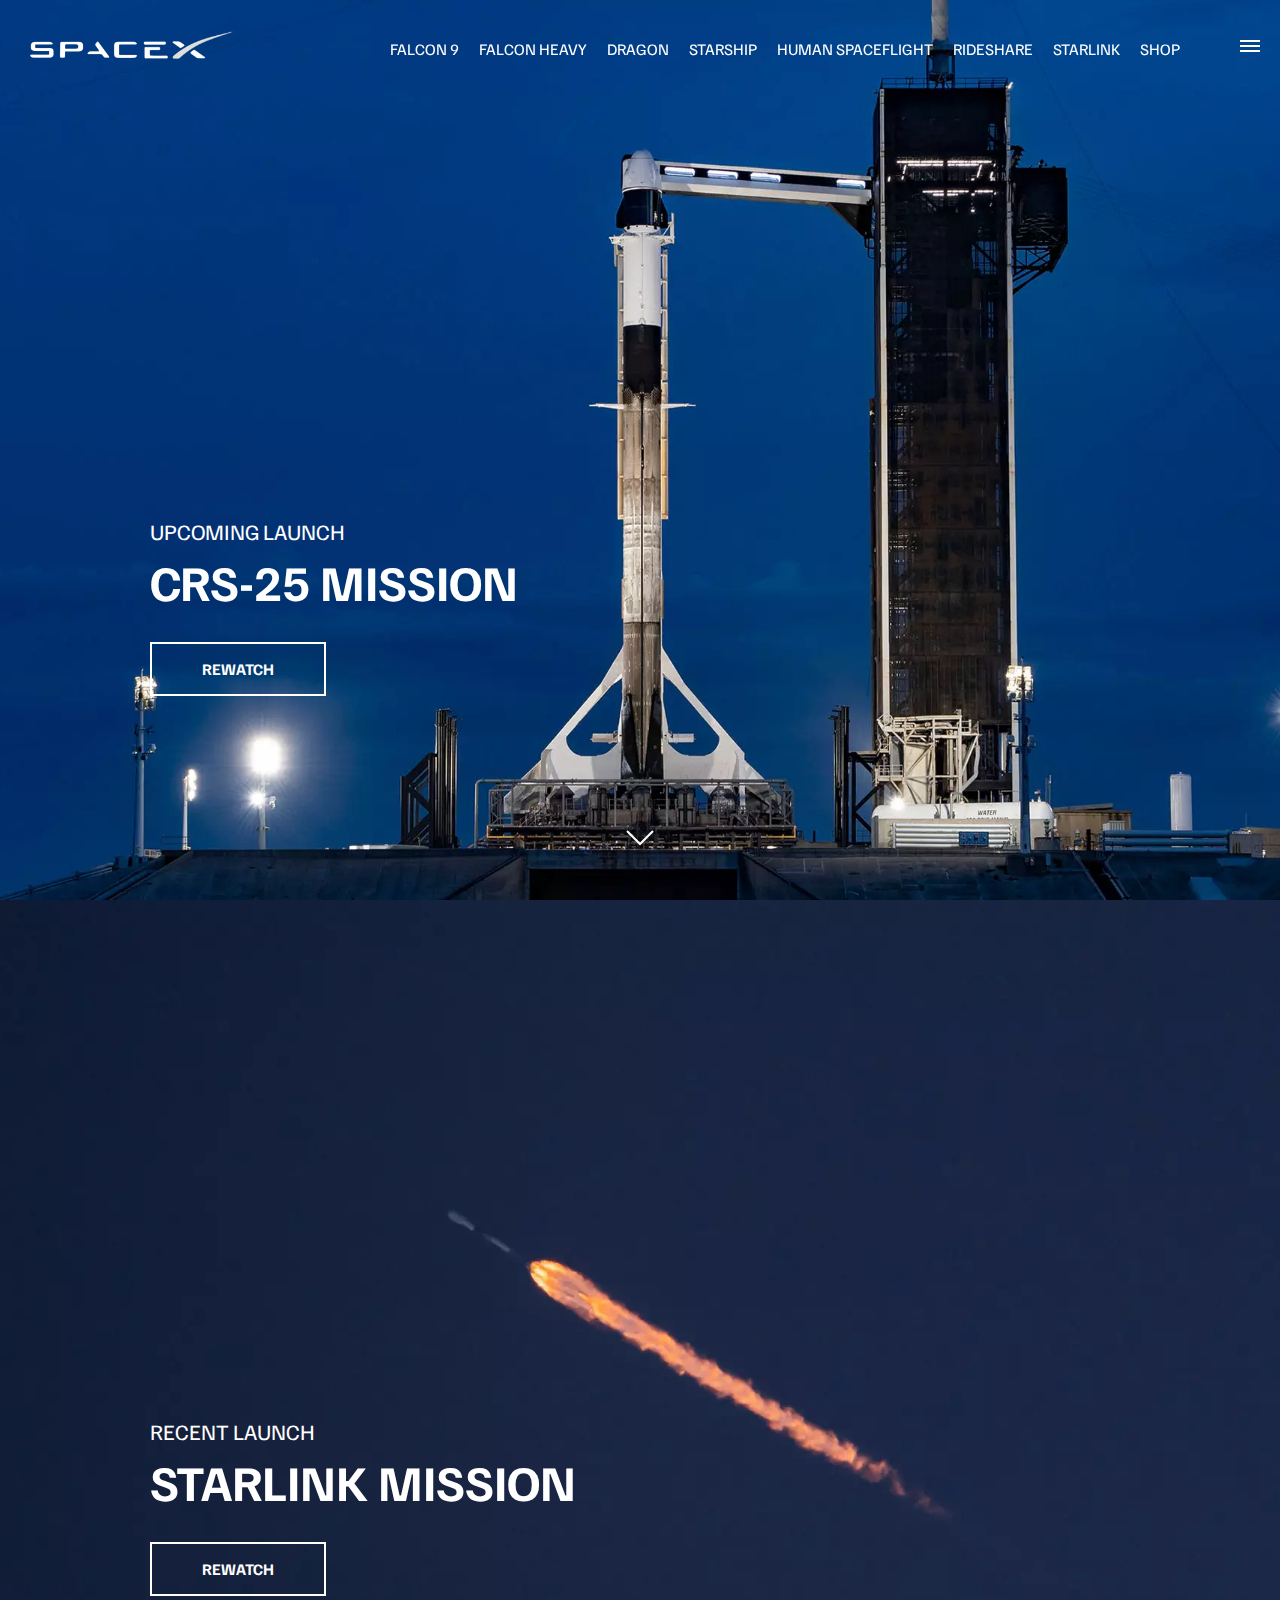
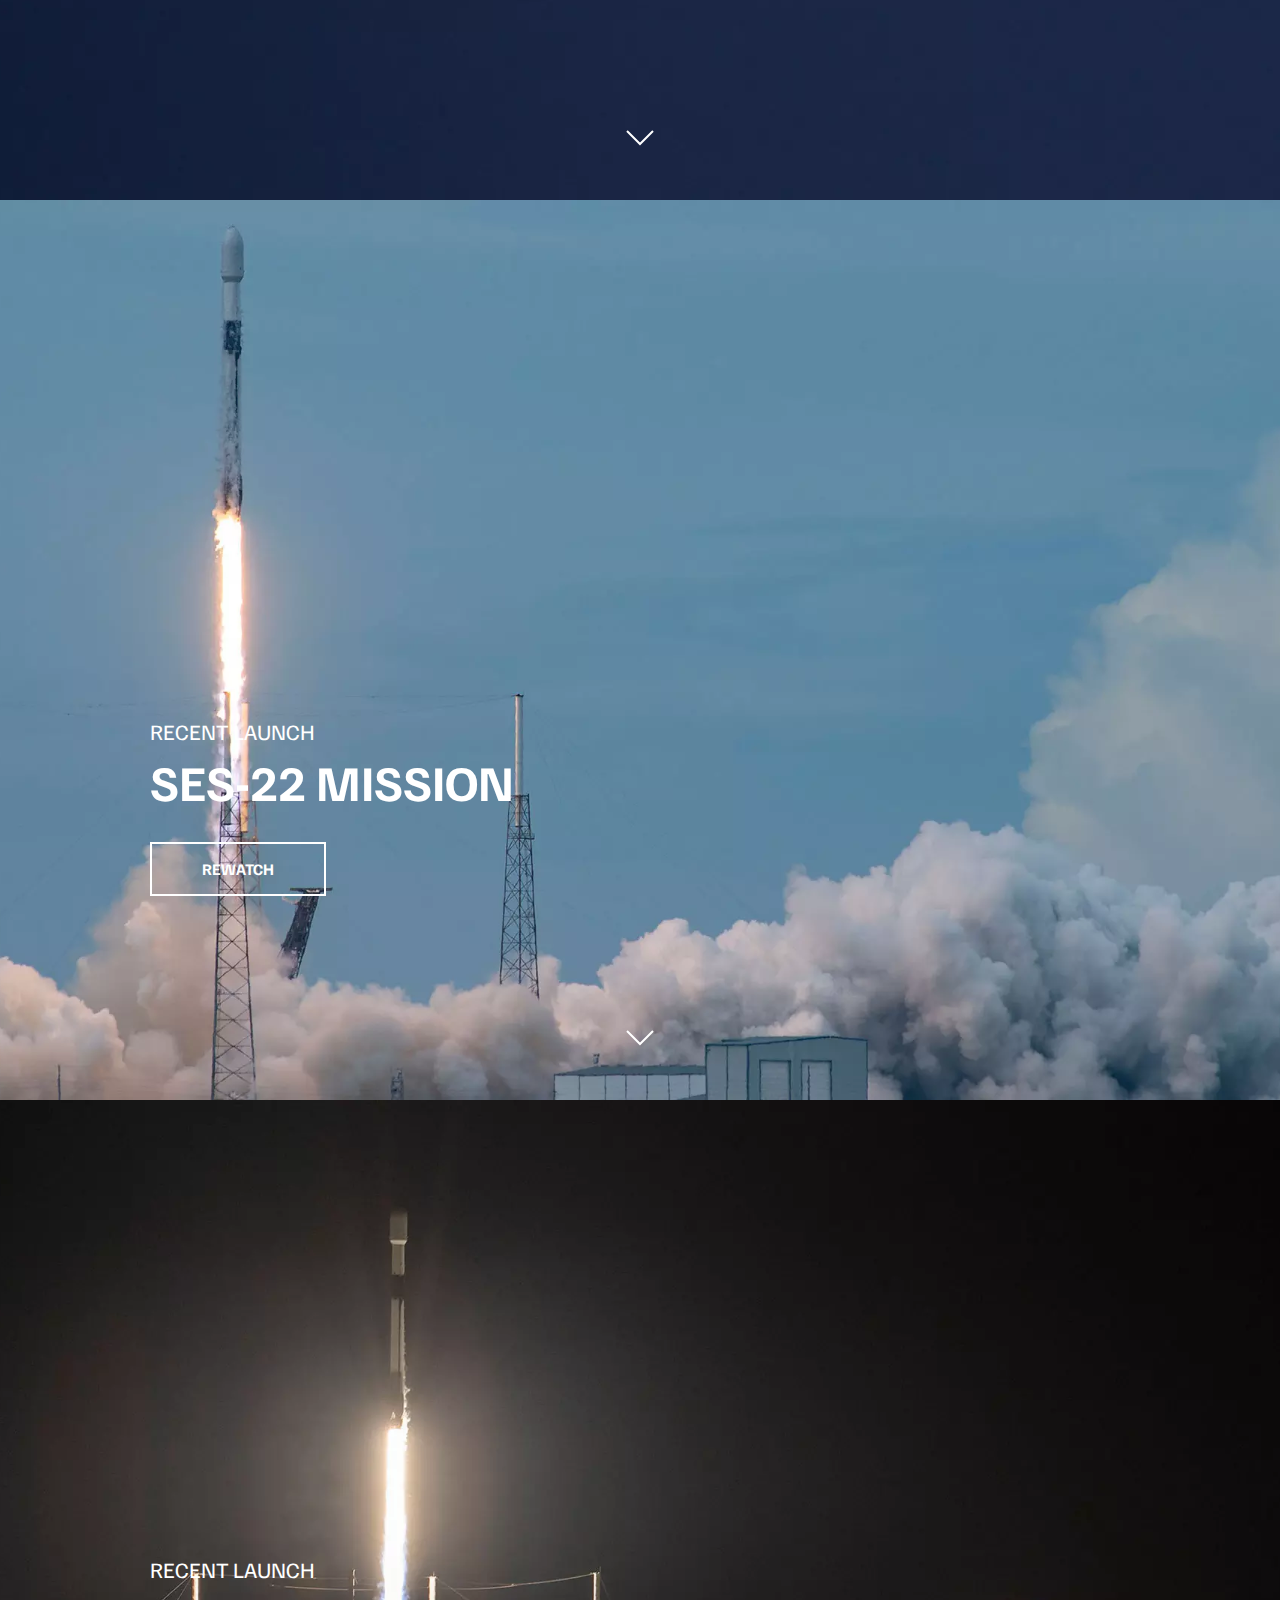
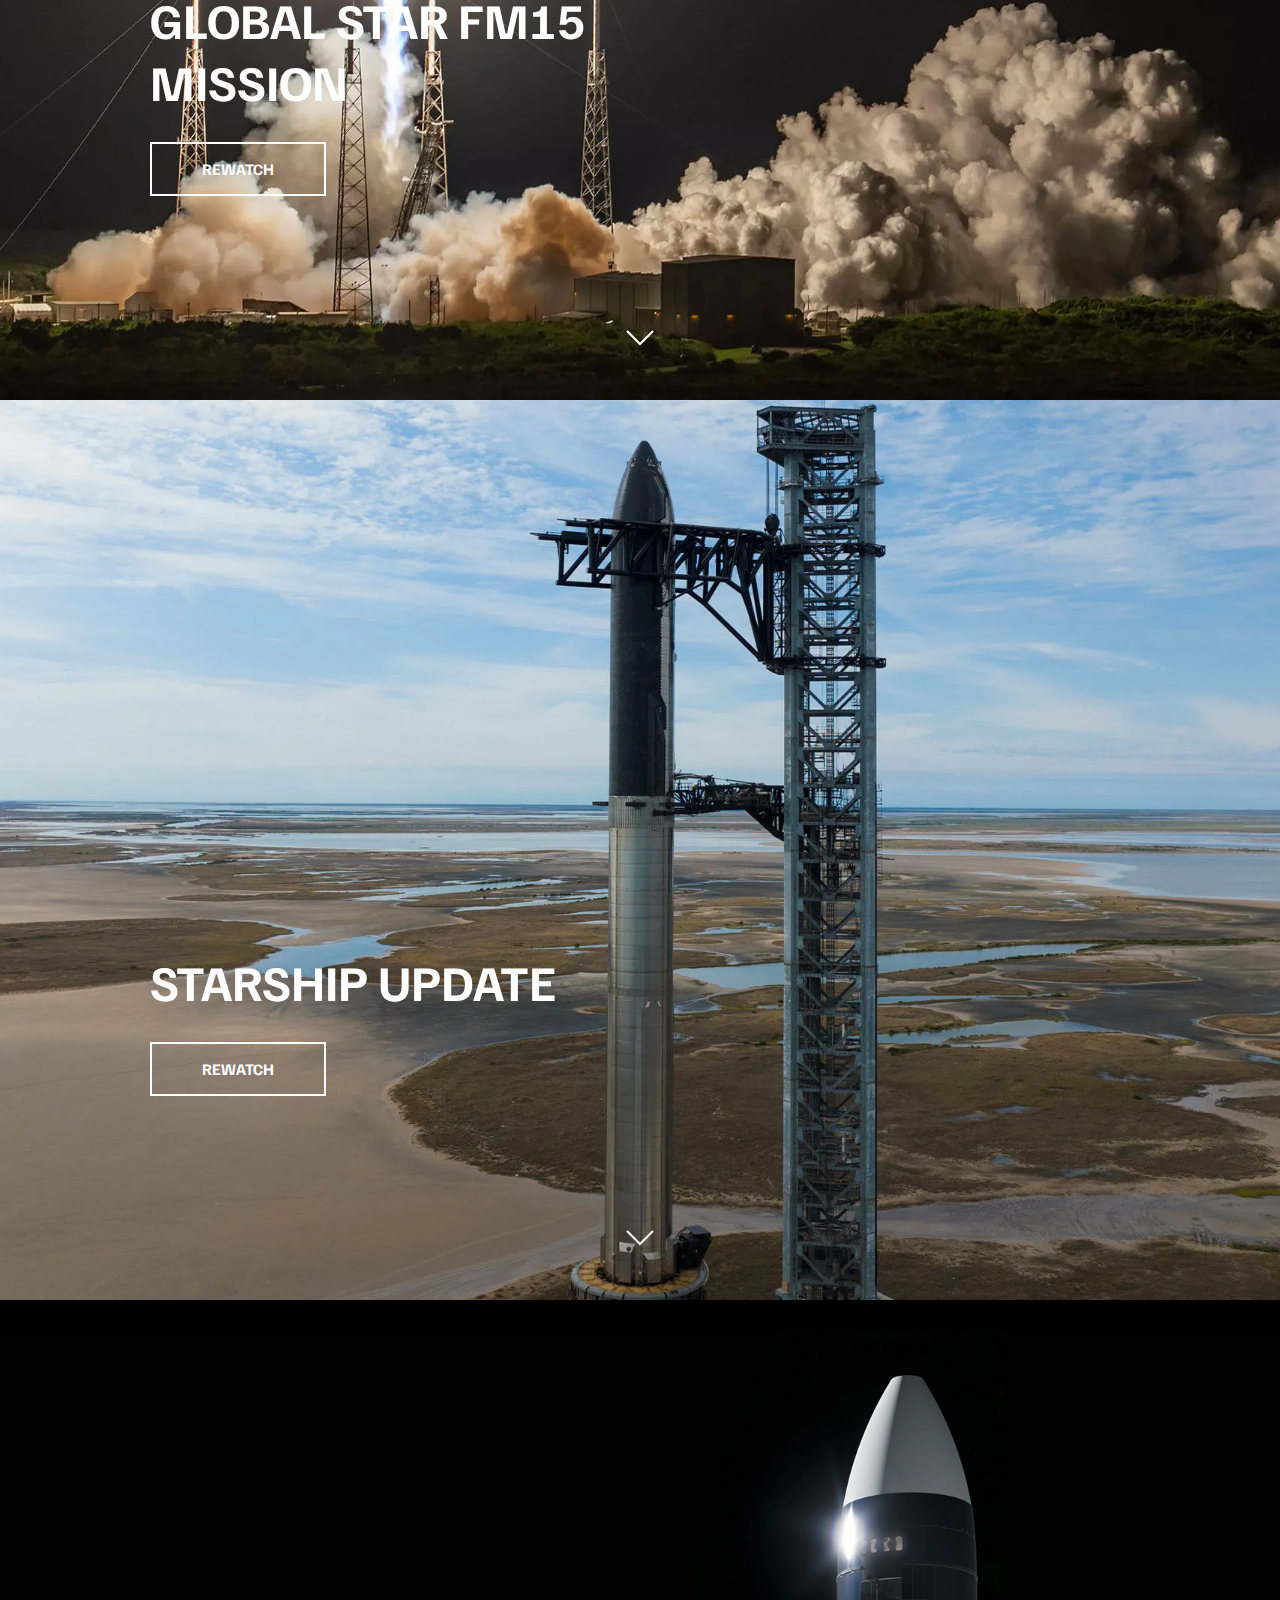
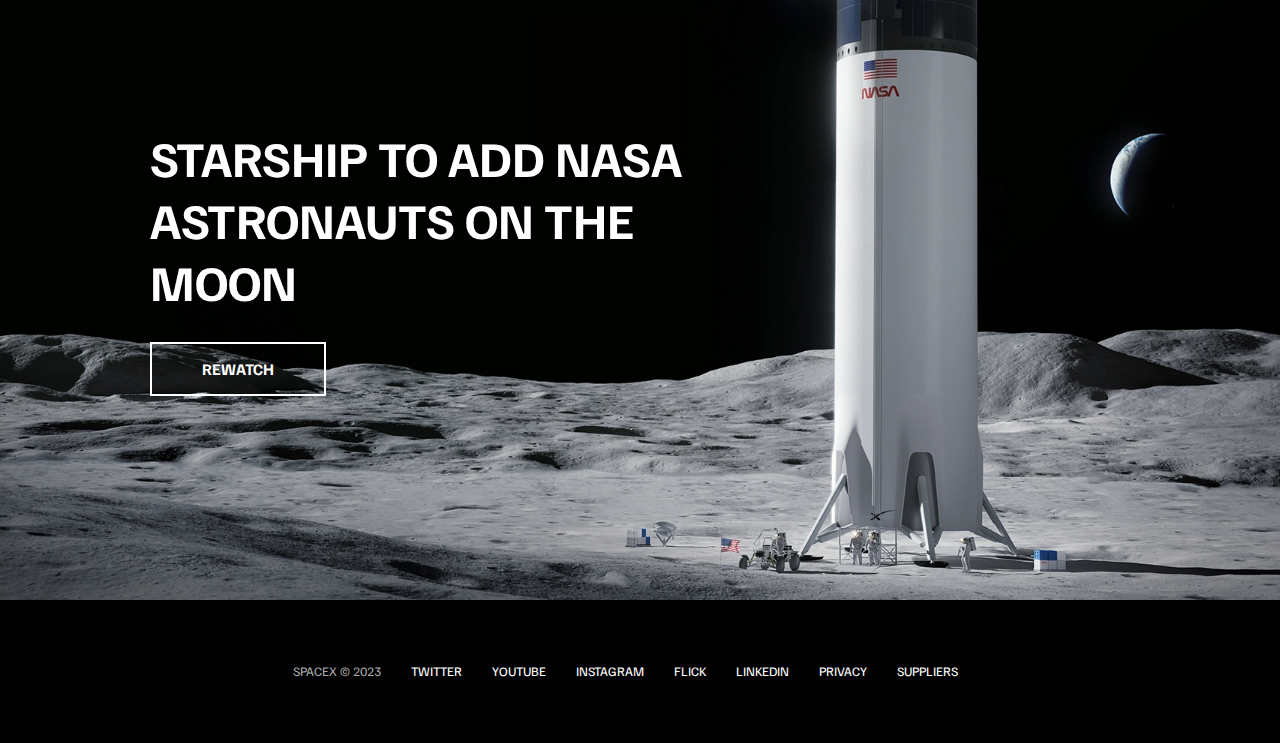
<file: index.html>
<!DOCTYPE html>
<html lang="en">
  <head>
    <meta charset="UTF-8" />
    <meta http-equiv="X-UA-Compatible" content="IE=edge" />
    <meta name="viewport" content="width=device-width, initial-scale=1.0" />
    <link rel="stylesheet" href="style.css" />
    <link rel="icon" type="image/x-icon" href="favicon.ico">
    <title>SpaceX</title>
  </head>
  <body>
    <div id="overlay"></div>
    <div id="mobile-menu" class="mobile-main-menu">
      <ul>
        <li><a href="#">Mission</a></li>
        <li><a href="#">Launches</a></li>
        <li><a href="#">Carrers</a></li>
        <li><a href="#">Updates</a></li>
        <li><a href="#">Shop</a></li>

        <li class="mobile-only"><a href="falcon9.html">Falcon 9</a></li>
        <li class="mobile-only"><a href="falcon-heavy.html">Falcon Heavy</a></li>
        <li class="mobile-only"><a href="dragon.html">Dragon </a></li>
        <li class="mobile-only"><a href="#">Starship</a></li>
        <li class="mobile-only"><a href="#">Human Spaceflight</a></li>
        <li class="mobile-only"><a href="#">Rideshare</a></li>
        <li class="mobile-only"><a href="#">Starlink</a></li>
        <li class="mobile-only"><a href="#">Shop</a></li>
      </ul>
    </div>
    <header class="main-header">
      <div class="logo">
        <a href="index.html">
          <img src="img/logo.png" alt="SpaceX" />
        </a>
      </div>
      <nav class="desktop-main-menu">
        <ul>
          <li><a href="falcon9.html">Falcon 9</a></li>
          <li><a href="falcon-heavy.html">Falcon Heavy</a></li>
          <li><a href="dragon.html">Dragon </a></li>
          <li><a href="#">Starship</a></li>
          <li><a href="#">Human Spaceflight</a></li>
          <li><a href="#">Rideshare</a></li>
          <li><a href="#">Starlink</a></li>
          <li><a href="#">Shop</a></li>
        </ul>
      </nav>
    </header>

    <!-- Hamburger Menu -->
    <button id="menu-btn" class="hamburger " type="button">
      <span class="hamburger-top"></span>
      <span class="hamburger-middle"></span>
      <span class="hamburger-bottom"></span>
    </button>

    <!-- Section A -->
    <section class="section-a">
      <div class="section-inner">
        <h4>Upcoming Launch</h4>
        <h2>CRS-25 Mission</h2>
        <a href="#" class="btn">
          <div class="hover"></div>
          <span>Rewatch</span>
        </a>
      </div>
      <div class="scroll-arrow">
        <svg width="30px" height="20px">
          <path
            stroke="#ffffff"
            fill="none"
            stroke-width="2px"
            d="M2.000,5.000 L15.000,18.000 L28.000,5.000 "
          ></path>
        </svg>
      </div>
    </section>


    <!-- Section B -->
    <section class="section-b">
      <div class="section-inner">
        <h4>Recent Launch</h4>
        <h2>Starlink Mission</h2>
        <a href="#" class="btn">
          <div class="hover"></div>
          <span>Rewatch</span>
        </a>
      </div>
      <div class="scroll-arrow">
        <svg width="30px" height="20px">
          <path
            stroke="#ffffff"
            fill="none"
            stroke-width="2px"
            d="M2.000,5.000 L15.000,18.000 L28.000,5.000 "
          ></path>
        </svg>
      </div>
    </section>


    <!-- Section C -->
    <section class="section-c">
      <div class="section-inner">
        <h4>Recent Launch</h4>
        <h2>SES-22 Mission</h2>
        <a href="#" class="btn">
          <div class="hover"></div>
          <span>Rewatch</span>
        </a>
      </div>
      <div class="scroll-arrow">
        <svg width="30px" height="20px">
          <path
            stroke="#ffffff"
            fill="none"
            stroke-width="2px"
            d="M2.000,5.000 L15.000,18.000 L28.000,5.000 "
          ></path>
        </svg>
      </div>
    </section>


    <!-- Section D -->
    <section class="section-d">
      <div class="section-inner">
        <h4>Recent Launch</h4>
        <h2>Global Star FM15 Mission</h2>
        <a href="#" class="btn">
          <div class="hover"></div>
          <span>Rewatch</span>
        </a>
      </div>
      <div class="scroll-arrow">
        <svg width="30px" height="20px">
          <path
            stroke="#ffffff"
            fill="none"
            stroke-width="2px"
            d="M2.000,5.000 L15.000,18.000 L28.000,5.000 "
          ></path>
        </svg>
      </div>
    </section>


    <!-- Section E -->
    <section class="section-e">
      <div class="section-inner">  
        <h2>Starship Update </h2>
        <a href="#" class="btn">
          <div class="hover"></div>
          <span>Rewatch</span>
        </a>
      </div>
      <div class="scroll-arrow">
        <svg width="30px" height="20px">
          <path
            stroke="#ffffff"
            fill="none"
            stroke-width="2px"
            d="M2.000,5.000 L15.000,18.000 L28.000,5.000 "
          ></path>
        </svg>
      </div>
    </section>

    <!-- Section F -->
    <section class="section-f">
      <div class="section-inner">  
        <h2>Starship to add NASA astronauts on the moon</h2>
        <a href="#" class="btn">
          <div class="hover"></div>
          <span>Rewatch</span>
        </a>
      </div>
    </section>

    <!-- FOOTER -->
    <footer>
      <ul>
        <li>SpaceX &copy; 2023</li>
        <li><a href="#">Twitter</a></li>
        <li><a href="#">Youtube</a></li>
        <li><a href="#">Instagram</a></li>
        <li><a href="#">Flick</a></li>
        <li><a href="#">LinkedIn</a></li>
        <li><a href="#">Privacy</a></li>
        <li><a href="#">Suppliers</a></li>
      </ul>
    </footer>

    <script src="index.js"></script>
  </body>
</html>
</file>
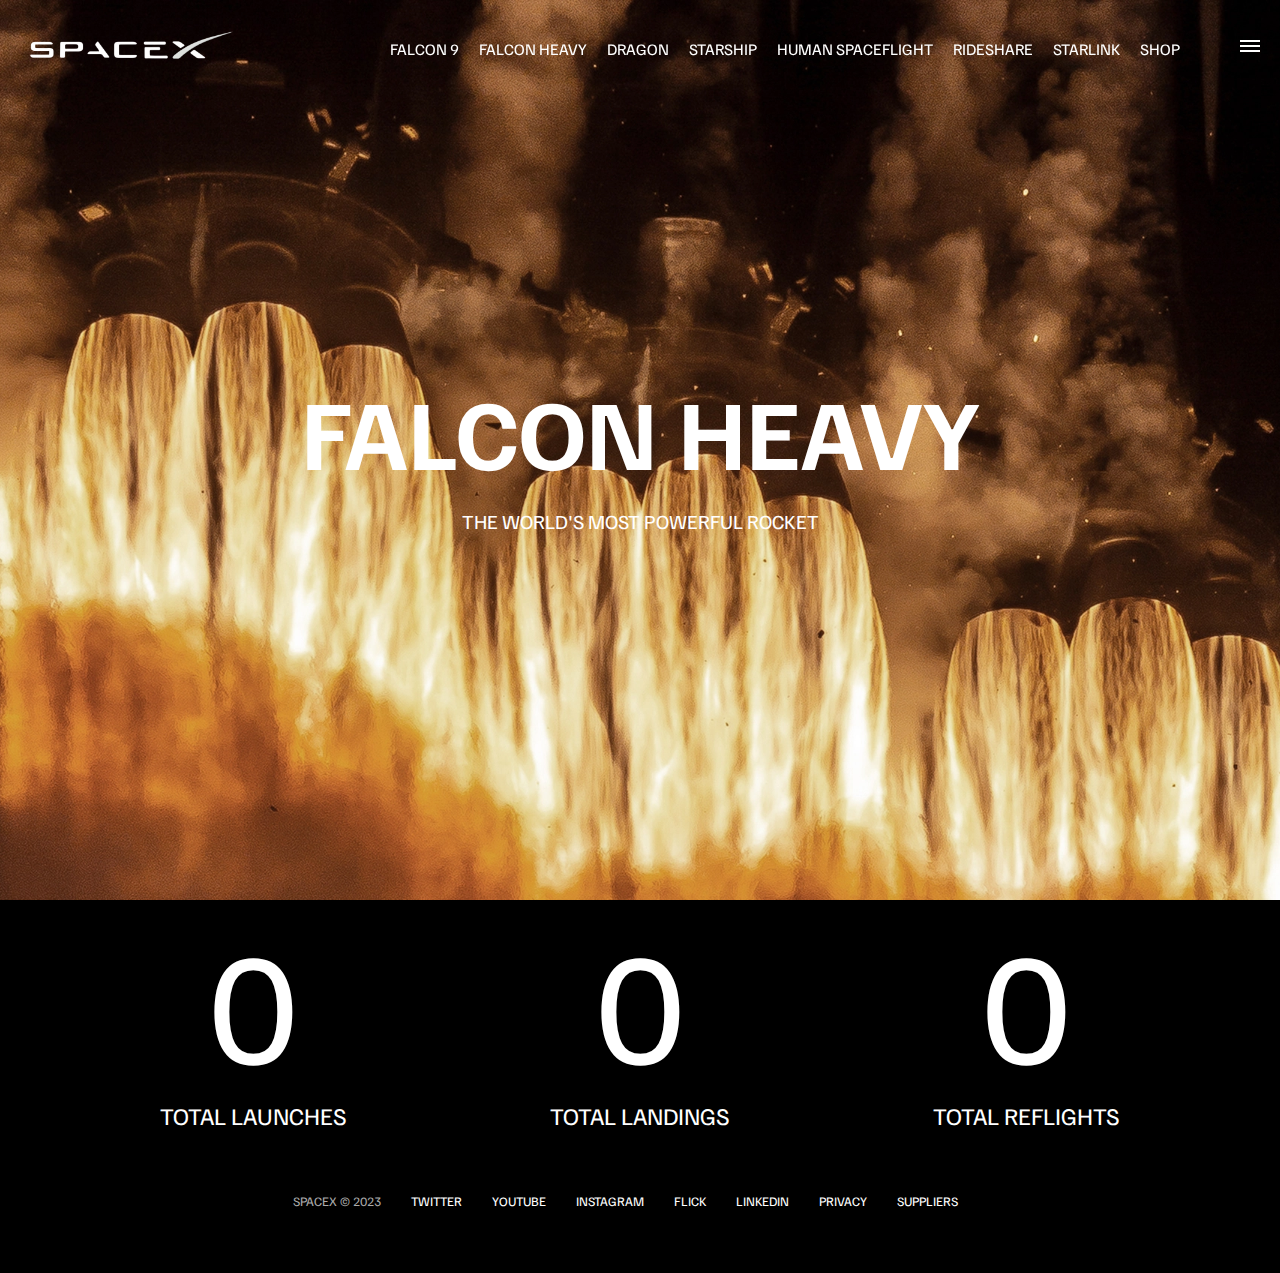
<file: falcon-heavy.html>
<!DOCTYPE html>
<html lang="en">
  <head>
    <meta charset="UTF-8" />
    <meta http-equiv="X-UA-Compatible" content="IE=edge" />
    <meta name="viewport" content="width=device-width, initial-scale=1.0" />
    <link rel="stylesheet" href="style.css" />
    <title>SpaceX - falcon-heavy</title>
  </head>
  <body>
    <div id="overlay"></div>
    <div id="mobile-menu" class="mobile-main-menu">
      <ul>
        <li><a href="#">Mission</a></li>
        <li><a href="#">Launches</a></li>
        <li><a href="#">Carrers</a></li>
        <li><a href="#">Updates</a></li>
        <li><a href="#">Shop</a></li>

        <li class="mobile-only"><a href="falcon9.html">Falcon 9</a></li>
        <li class="mobile-only"><a href="falcon-heavy.html">Falcon Heavy</a></li>
        <li class="mobile-only"><a href="dragon.html">Dragon </a></li>
        <li class="mobile-only"><a href="#">Starship</a></li>
        <li class="mobile-only"><a href="#">Human Spaceflight</a></li>
        <li class="mobile-only"><a href="#">Rideshare</a></li>
        <li class="mobile-only"><a href="#">Starlink</a></li>
        <li class="mobile-only"><a href="#">Shop</a></li>
      </ul>
    </div>
    <header class="main-header">
      <div class="logo">
        <a href="index.html">
          <img src="img/logo.png" alt="SpaceX" />
        </a>
      </div>
      <nav class="desktop-main-menu">
        <ul>
          <li><a href="falcon9.html">Falcon 9</a></li>
          <li><a href="falcon-heavy.html">Falcon Heavy</a></li>
          <li><a href="dragon.html">Dragon </a></li>
          <li><a href="#">Starship</a></li>
          <li><a href="#">Human Spaceflight</a></li>
          <li><a href="#">Rideshare</a></li>
          <li><a href="#">Starlink</a></li>
          <li><a href="#">Shop</a></li>
        </ul>
      </nav>
    </header>

    <!-- Hamburger Menu -->
    <button id="menu-btn" class="hamburger " type="button">
      <span class="hamburger-top"></span>
      <span class="hamburger-middle"></span>
      <span class="hamburger-bottom"></span>
    </button>

    <section class="section-animate bg-falcon-heavy">
    </section>
    <div class="section-inner-center">
        <h3>Falcon Heavy</h3>
        <p>the world's most powerful rocket</p>
    </div>

    <div class="stats">
        <div>
            <span class="counter" data-target="209">0</span>
            <h4>Total Launches</h4>
        </div>
        <div>
            <span class="counter" data-target="167">0</span>
            <h4>Total Landings</h4>
        </div>
        <div>
            <span class="counter" data-target="144">0</span>
            <h4>Total Reflights</h4>
        </div>
    </div>

    <!-- FOOTER -->
    <footer>
      <ul>
        <li>SpaceX &copy; 2023</li>
        <li><a href="#">Twitter</a></li>
        <li><a href="#">Youtube</a></li>
        <li><a href="#">Instagram</a></li>
        <li><a href="#">Flick</a></li>
        <li><a href="#">LinkedIn</a></li>
        <li><a href="#">Privacy</a></li>
        <li><a href="#">Suppliers</a></li>
      </ul>
    </footer>

    <script src="index.js"></script>
  </body>
</html>
</file>
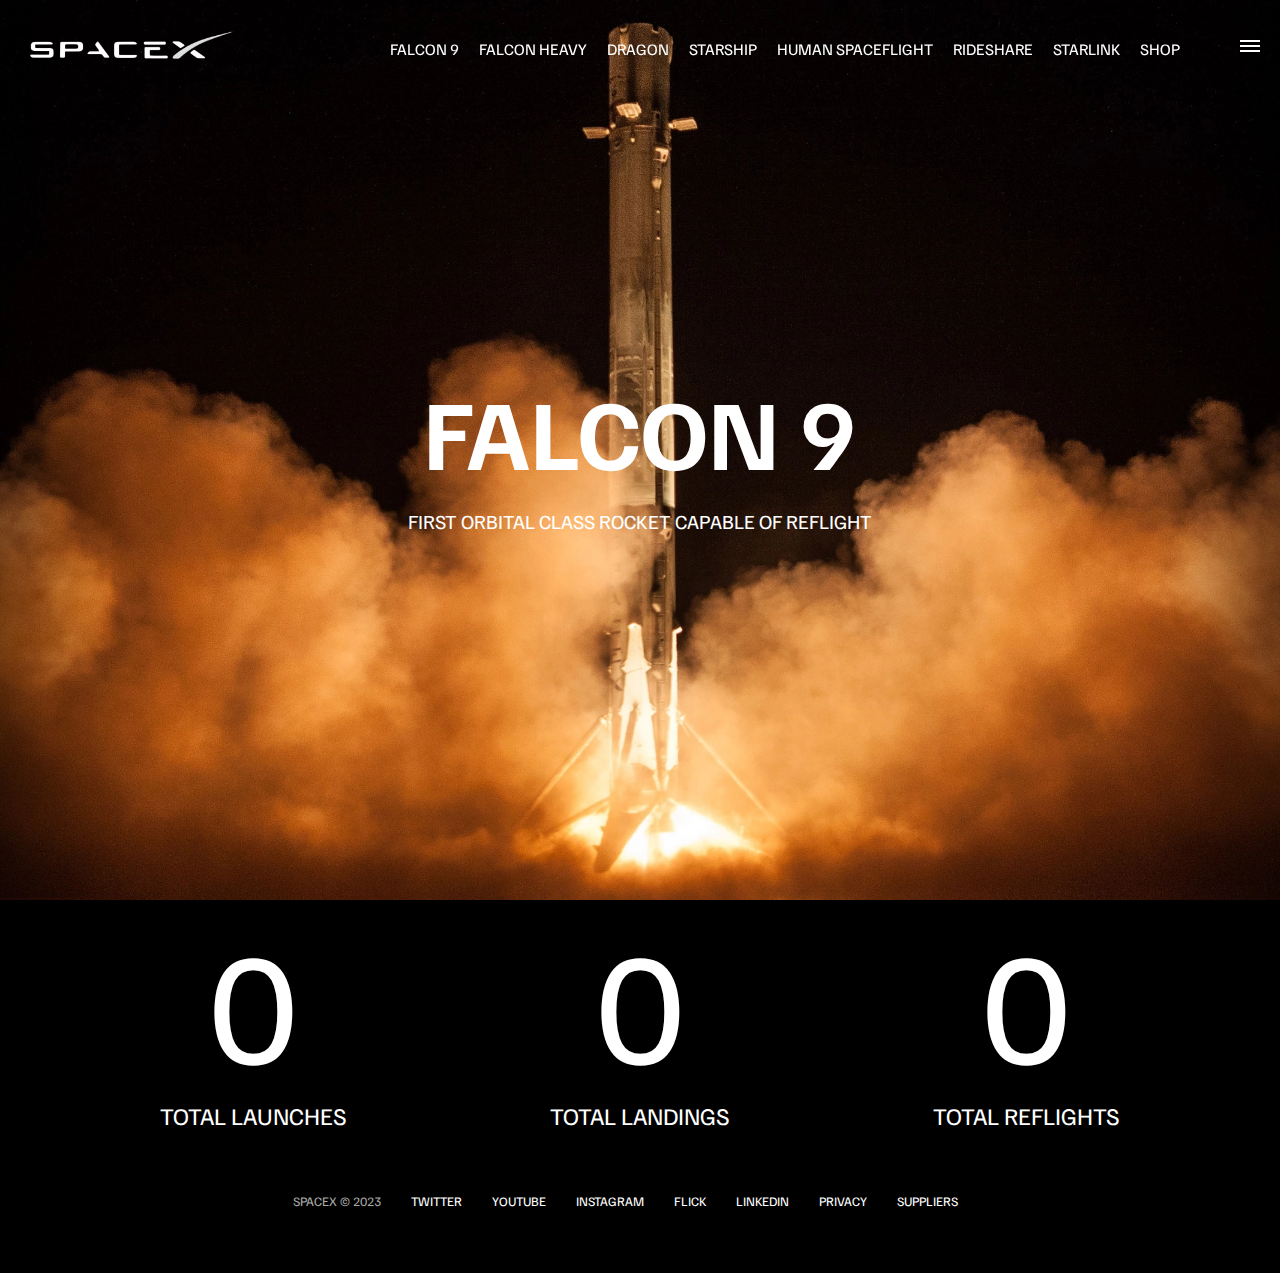
<file: falcon9.html>
<!DOCTYPE html>
<html lang="en">
  <head>
    <meta charset="UTF-8" />
    <meta http-equiv="X-UA-Compatible" content="IE=edge" />
    <meta name="viewport" content="width=device-width, initial-scale=1.0" />
    <link rel="stylesheet" href="style.css" />
    <title>SpaceX - falcon9</title>
  </head>
  <body>
    <div id="overlay"></div>
    <div id="mobile-menu" class="mobile-main-menu">
      <ul>
        <li><a href="#">Mission</a></li>
        <li><a href="#">Launches</a></li>
        <li><a href="#">Carrers</a></li>
        <li><a href="#">Updates</a></li>
        <li><a href="#">Shop</a></li>

        <li class="mobile-only"><a href="falcon9.html">Falcon 9</a></li>
        <li class="mobile-only"><a href="falcon-heavy.html">Falcon Heavy</a></li>
        <li class="mobile-only"><a href="dragon.html">Dragon </a></li>
        <li class="mobile-only"><a href="#">Starship</a></li>
        <li class="mobile-only"><a href="#">Human Spaceflight</a></li>
        <li class="mobile-only"><a href="#">Rideshare</a></li>
        <li class="mobile-only"><a href="#">Starlink</a></li>
        <li class="mobile-only"><a href="#">Shop</a></li>
      </ul>
    </div>
    <header class="main-header">
      <div class="logo">
        <a href="index.html">
          <img src="img/logo.png" alt="SpaceX" />
        </a>
      </div>
      <nav class="desktop-main-menu">
        <ul>
          <li><a href="falcon9.html">Falcon 9</a></li>
          <li><a href="falcon-heavy.html">Falcon Heavy</a></li>
          <li><a href="dragon.html">Dragon </a></li>
          <li><a href="#">Starship</a></li>
          <li><a href="#">Human Spaceflight</a></li>
          <li><a href="#">Rideshare</a></li>
          <li><a href="#">Starlink</a></li>
          <li><a href="#">Shop</a></li>
        </ul>
      </nav>
    </header>

    <!-- Hamburger Menu -->
    <button id="menu-btn" class="hamburger " type="button">
      <span class="hamburger-top"></span>
      <span class="hamburger-middle"></span>
      <span class="hamburger-bottom"></span>
    </button>

    <section class="section-animate bg-falcon-9">
    </section>
    <div class="section-inner-center">
        <h3>Falcon 9</h3>
        <p>First orbital class rocket capable of reflight </p>
    </div>

    <div class="stats">
        <div>
            <span class="counter" data-target="209">0</span>
            <h4>Total Launches</h4>
        </div>
        <div>
            <span class="counter" data-target="167">0</span>
            <h4>Total Landings</h4>
        </div>
        <div>
            <span class="counter" data-target="144">0</span>
            <h4>Total Reflights</h4>
        </div>
    </div>

    <!-- FOOTER -->
    <footer>
      <ul>
        <li>SpaceX &copy; 2023</li>
        <li><a href="#">Twitter</a></li>
        <li><a href="#">Youtube</a></li>
        <li><a href="#">Instagram</a></li>
        <li><a href="#">Flick</a></li>
        <li><a href="#">LinkedIn</a></li>
        <li><a href="#">Privacy</a></li>
        <li><a href="#">Suppliers</a></li>
      </ul>
    </footer>

    <script src="index.js"></script>
  </body>
</html>
</file>
<file: style.css>
@import url("https://fonts.googleapis.com/css2?family=Familjen+Grotesk:wght@400;600;700&display=swap");

*,
*::before,
*::after {
  padding: 0;
  margin: 0;
  box-sizing: border-box;
}

body {
  font-family: "Familjen Grotesk", sans-serif;
  background: #000;
  color: #fff;
}

a {
    text-decoration: none;
    color: #fff;
}

ul {
    list-style: none;
}

/* HEADER/NAVBAR */
.main-header {
  position: fixed;
  top: 0;
  left: 0;
  width: 100%;
  z-index: 3;
  display: flex;
  justify-content: space-between;
  align-items: center;
  text-transform: uppercase;
  height: 100px;
  padding: 0 30px;
}

/* LOGO */
.logo {
  width: 210px;
  height: auto;
}

.logo img {
  display: block;
  width: 100%;
  height: auto;
}

/* DESKTOP MENU */
.desktop-main-menu {
  margin-right: 50px;
}

.desktop-main-menu ul {
  display: flex;
}

.desktop-main-menu ul li {
  position: relative;
  margin-right: 20px;
  padding-bottom: 2px;
}

/* MENU ITEM BOTTOM BORDER */
.desktop-main-menu ul li a::after {
  content: '';
  position: absolute;
  bottom: 0;
  left: 0;
  width: 100%;
  height: 1px;
  background-color: #fff;
  transform: scaleX(0);
  transition: transform 0.6s cubic-bezier(0.19, 1, 0.22, 1);
  transform-origin: right center;
}

.desktop-main-menu ul li a:hover::after {
  transform: scaleX(1);
  transform-origin: left center;
  transition-duration: 0.4s;
}

/* SECTIONS */
section {
  position: relative;
  height: 100vh;
  background-position: center center;
  background-repeat: no-repeat;
  background-size: cover;
  text-transform: uppercase;
}

.section-inner {
  position: absolute;
  bottom: 200px;
  left: 150px;
  max-width: 560px;
}

.section-inner h4 {
  font-size: 22px;
  margin-bottom: 5px;
  font-weight: 300;
  animation: fadeInUp 0.5s ease-in-out;
}

.section-inner h2 {
  font-size: 50px;
  font-weight: 700;
  margin-bottom: 20px;
  animation: fadeInUp 0.5s ease-in-out 0.2s;
  animation-fill-mode: both; /*stop from showing at start*/
}

.section-inner a {
  animation: fadeInUp 0.5s ease-in-out 0.4s;
  animation-fill-mode: both; /*stop from showing at start*/
}

/* BACKGROUND IMAGES */
.section-a {
  background-image: url('../img/section-a.webp');
}
.section-b {
  background-image: url('../img/section-b.webp');
}
.section-c {
  background-image: url('../img/section-c.webp');
}
.section-d {
  background-image: url('../img/section-d.webp');
}
.section-e {
  background-image: url('../img/section-e.webp');
}
.section-f {
  background-image: url('../img/section-f.webp');
}

/* BUTTON */
.btn {
  position: relative;
  display: inline-block;
  cursor: pointer;
  text-align: center;
  min-width: 130px;
  padding: 15px 50px;
  margin-top: 10px;
  border: 2px solid #fff;
  text-transform: uppercase;
  font-weight: bold;
  overflow: hidden;
  z-index: 2;
}

.btn:hover span {
  color: #000;
}

.btn .hover {
  position: absolute;
  top: 0;
  left: 0;
  width: 100%;
  height: 100%;
  background-color: #fff;
  color: #000;
  z-index: -1;
  transform: translateY(100%);
  transition: transform 0.6s cubic-bezier(0.19, 1, 0.22, 1);
}

.btn:hover .hover {
  transform: translateY(0);
}

.scroll-arrow {
  position: absolute;
  bottom: 50px;
  left: 50%;
  transform: translateX(-50%);
  animation: fadeBounce 3s infinite;
}

/* FOOTER */
footer {
  position: relative;
  padding: 55px 0;
}

footer ul {
  display: flex;
  justify-content: center;
  align-items: center;
  flex-wrap: wrap;
}

footer ul li  {
  margin-right: 30px;
  color: #aaa;
  text-transform: uppercase;
  font-size: 13px;
  line-height: 2.5;
}

footer ul li a {
  color: #fff;
  transition: color 0.6s;
}

footer ul li a:hover {
  color: #aaa;
}

/* HAMBURGER */
.hamburger {
  position: fixed;
  top: 40px;
  right: 20px;
  z-index: 10;
  cursor: pointer;
  width: 20px;
  height: 20px;
  background: none;
  border: none;
}

.hamburger-top,
.hamburger-middle,
.hamburger-bottom {
  position: absolute;
  width: 20px;
  height: 2px;
  top: 0;
  left: 0;
  background: #fff;
  transition: all 0.5s;
}

.hamburger-middle {
  transform: translateY(5px);
}

.hamburger-bottom {
  transform: translateY(10px);
}

/* TRANSITION HAMBURGER TO X WHEN OPEN */
.open {
  transform: rotate(90deg);
}

.open .hamburger-top {
  transform: rotate(45deg) translateY(6px) translateX(6px);
}

.open .hamburger-middle {
  display: none;
}

.open .hamburger-bottom {
  transform: rotate(-45deg) translateY(6px) translateX(-6px)
}

/* Overlay */
.overlay-show {
  position: fixed;
  top: 0;
  left: 0;
  width: 100%;
  height: 100%;
  background: rgba(0,0,0,0.5);
  z-index: 3;
}

/* STOP BODY SCROLL */
.stop-scrolling {
  overflow: hidden;
}

/* HIDE MOBILE MAIN MENU ITEMS */
.mobile-only {
  display: none;
}

.mobile-main-menu {
  position: fixed;
  top: 0;
  right: 0;
  z-index: 4;
  width: 350px;
  height: 100%;
  background: #000;
  display: flex;
  align-items: center;
  justify-content: center;
  transform: translateX(100%);
  transition: transform 0.6s cubic-bezier(0.19, 1, 0.22, 1);
}

/* Bring menu from right */
.show-menu {
  transform: translateX(0);
}

.mobile-main-menu ul {
  display: flex;
  flex-direction: column;
  align-items: end;
  justify-content: center;
  padding: 50px;
  width: 100%;
  
}

.mobile-main-menu ul li {
  margin-bottom: 20px;
  font-size: 18px;
  text-transform: uppercase;
  border-bottom: 1px #555 dotted;
  width: 100%;
  text-align: right;
  padding-bottom: 8px;
}

.mobile-main-menu ul li a {
  color: #fff;
  transition: color 0.6s;
}

.mobile-main-menu ul li a:hover {
  color: #aaa;
}

/* INNER PAGES */
.bg-falcon-9 {
  background-image: url('../img/falcon-9.webp');
}
.bg-falcon-heavy {
  background-image: url('../img/falcon-heavy.webp');
}
.bg-dragon {
  background-image: url('../img/falcon-dragon.webp');
}

.section-animate {
  animation: fadeIn 2s ease-in-out;
}

.section-inner-center {
  position: absolute;
  top: 50%;
  left: 50%;
  transform: translate(-50%, -50%);
  text-transform: uppercase;
  text-align: center;
  width: 80%;
}

.section-inner-center h3 {
  font-size: 100px;
  margin-bottom: 15px;
  animation: fadeInUp 0.5s ease-in-out;
}

.section-inner-center p {
  font-size: 20px;
  animation: fadeInUp 0.5s ease-in-out 0.2s;
  animation-fill-mode: both;
}

/* STATS */
.stats {
  max-width: 960px;
  margin: 0 auto;
  display: flex;
  align-items: center;
  justify-content: space-between;
  text-align: center;
  text-transform: uppercase;
}

.stats div span {
  font-size: 160px;
}

.stats div h4 {
  font-size: 24px;
  font-weight: 300;
}

/* ANIMATIONS */

@keyframes fadeInUp {
  0% {
    opacity: 0;
    transform: translateY(140px)
  }

  100% {
    opacity: 1;
    transform: translateY(0);
  }
}
@keyframes fadeIn {
  0% {
    opacity: 0;

  }

  100% {
    opacity: 1;
   
  }
}

@keyframes fadeBounce {
  0%,
  20%,
  50%,
  80%,
  100% {
    opacity: 0;
    transform: translateY(-20px);
  }

  40% {
    opacity: 1;
    transform: translateY(0);
  }
}

/* MEDIA QUERIES */
@media(Max-width: 960px) {
  /* Hide desktop menu */
  .desktop-main-menu {
    display: none;
  }

  /* SHOW MAIN MOBILE ITEMS */
  .mobile-only {
    display: block;
  }

  .mobile-main-menu ul {
    position: absolute;
    top: 25px;
  }

  .mobile-main-menu ul li {
    font-size: 15px;
  }

  .section-inner-center h3 {
    font-size: 75px;

  }
}

@media(max-width: 600px) {
  .section-inner {
    bottom: 75px;
    left: 20px;
  }

  .section-inner h2 {
    font-size: 40px;
  }

  footer ul li:first-child {
    position: absolute;
    top: 30px;
    left: 50%;
    transform: translate(-50%, -50%);
  }

  footer ul li {
    margin-right: 15px;
  }

  .logo {
    width: 150px;
    margin: auto;
  }

  .section-inner-center h3 {
    font-size: 50px; 
  }

  /* STATS */
  .stats {
    flex-direction: column;

  }

  .stats div {
    margin-bottom: 20px;
  }
}
</file>
